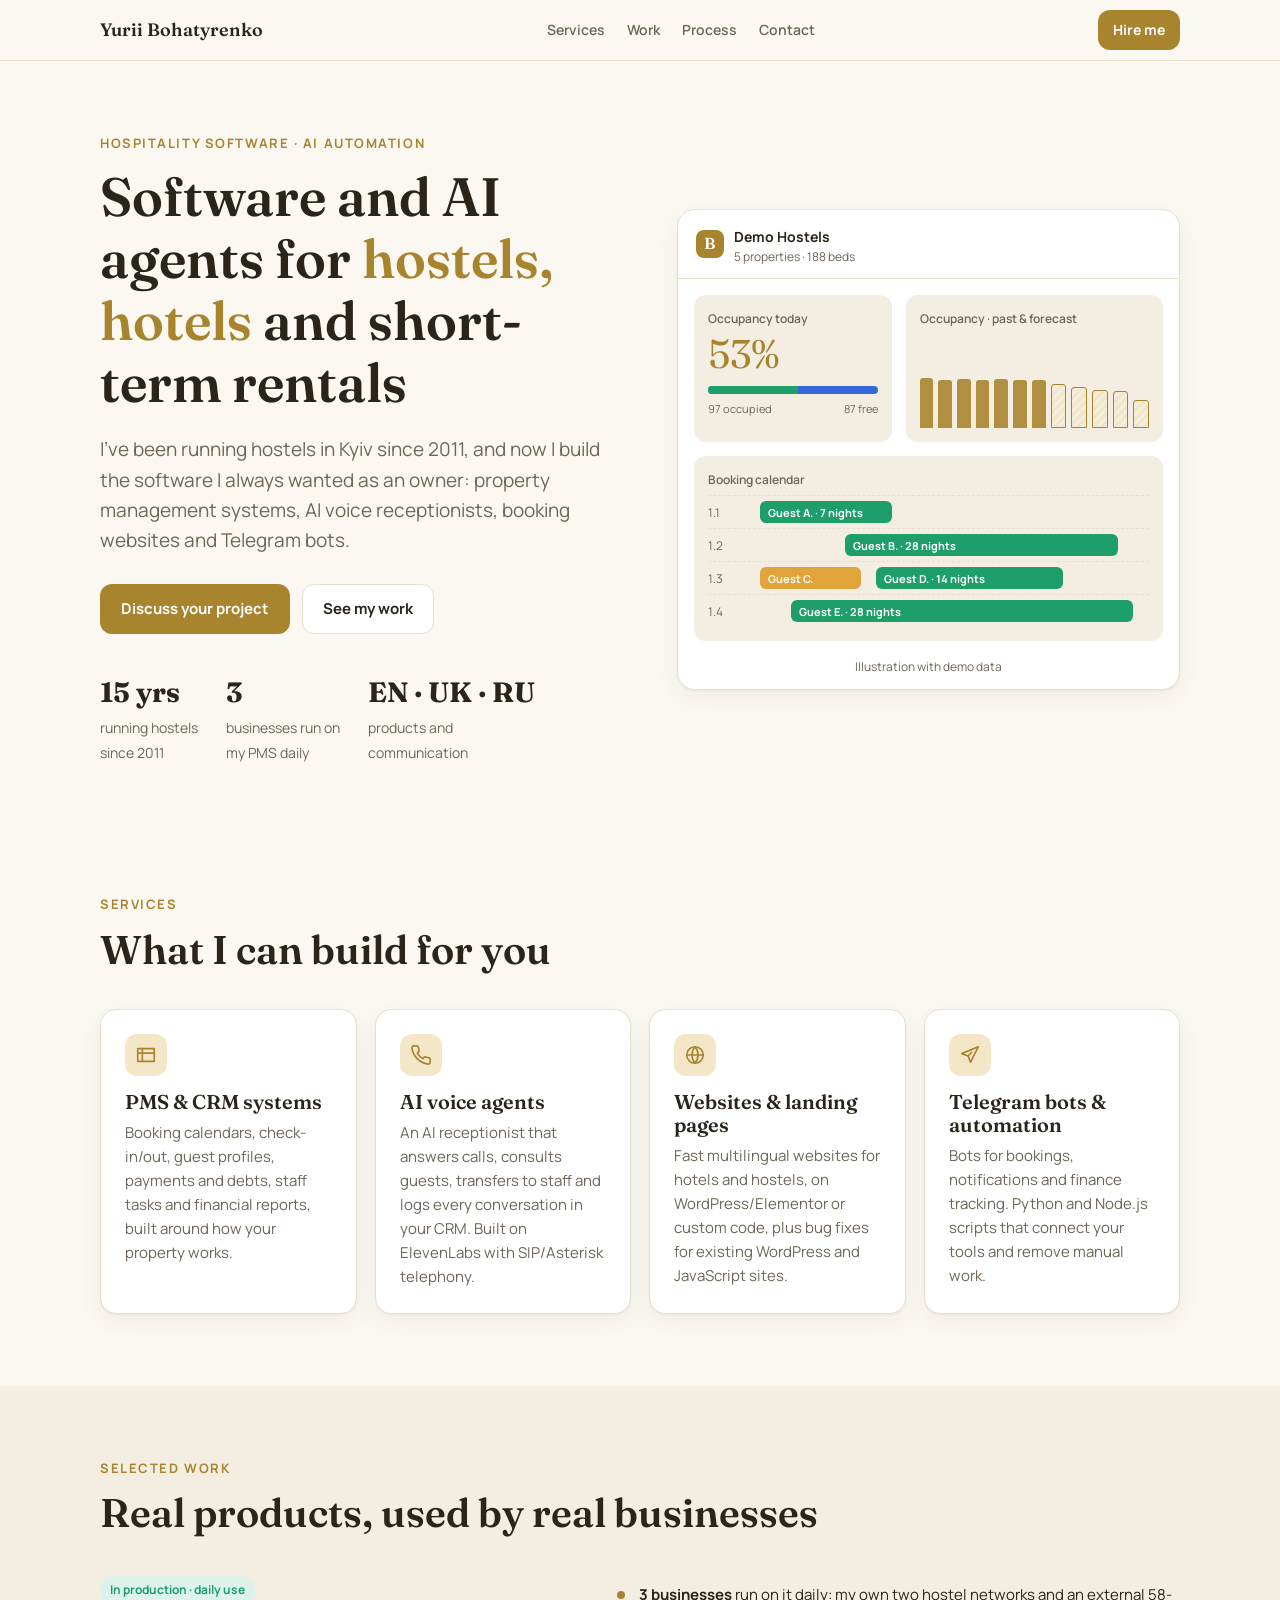
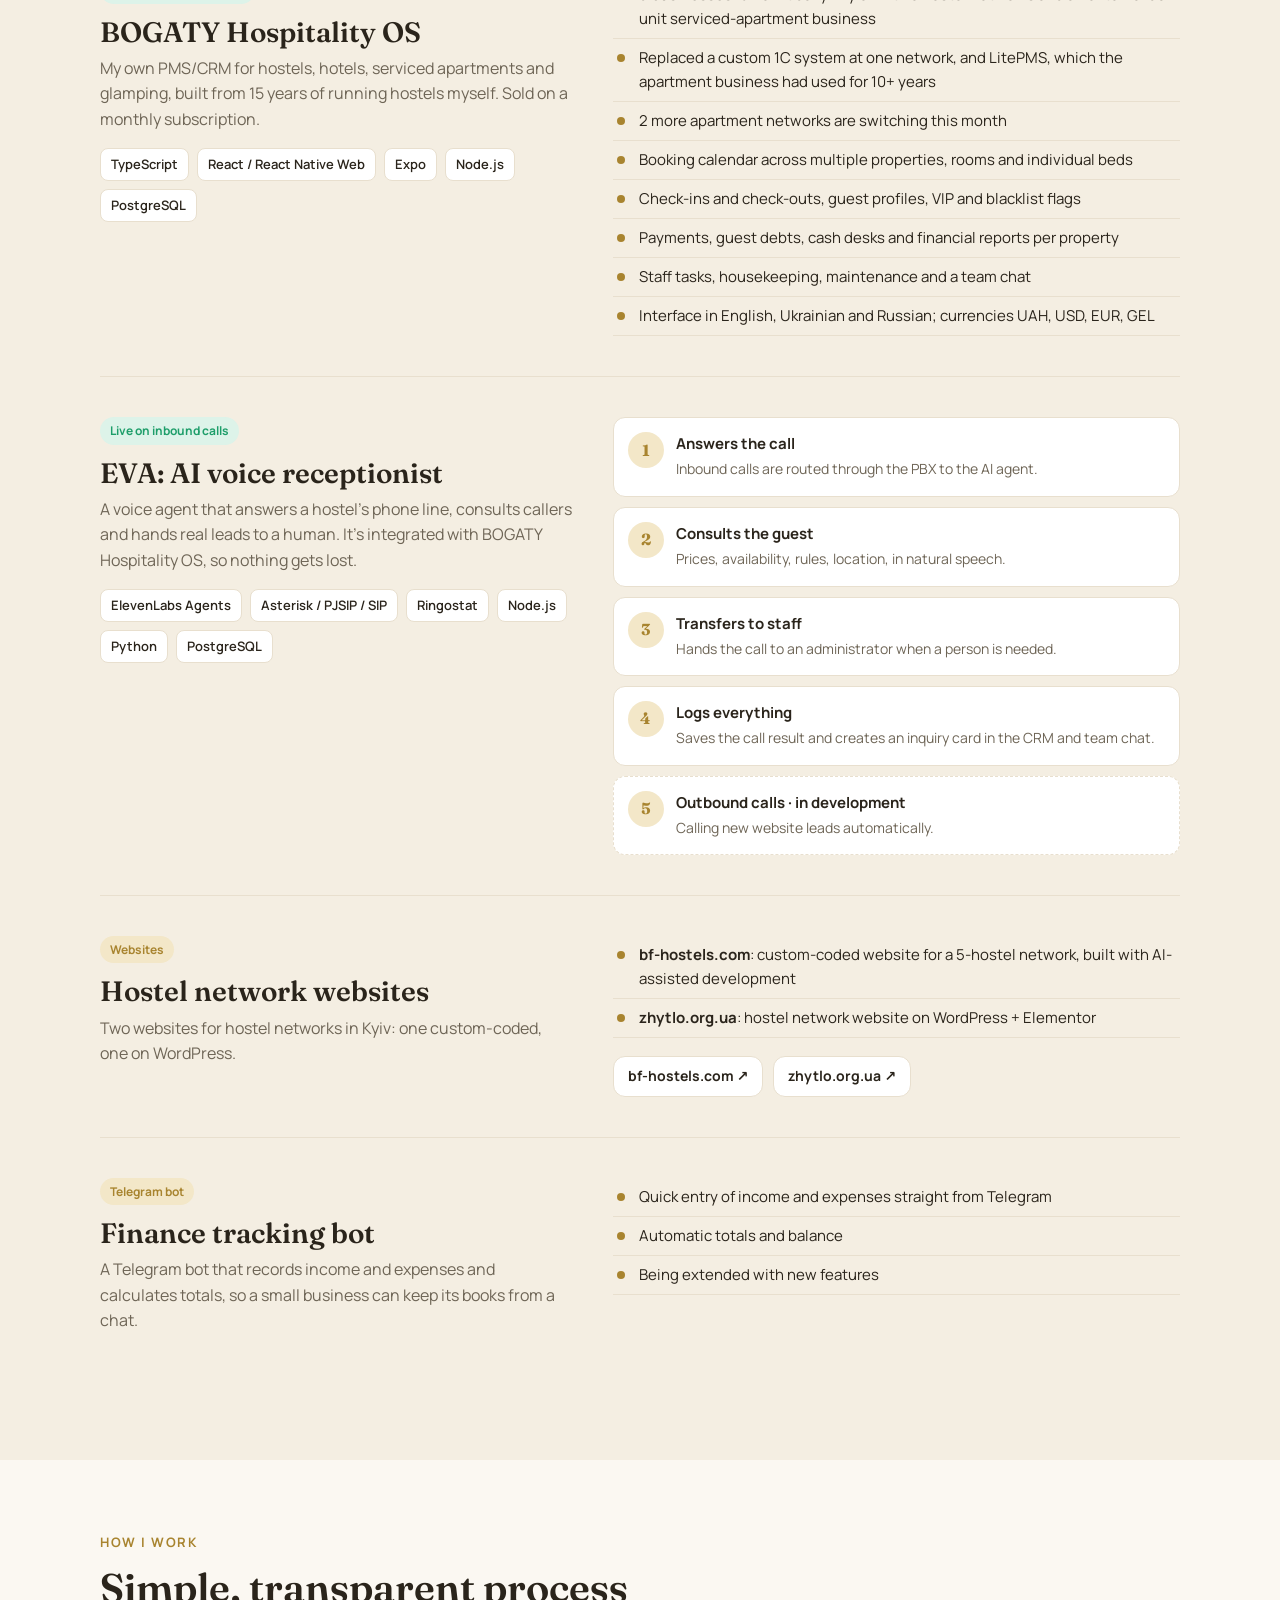
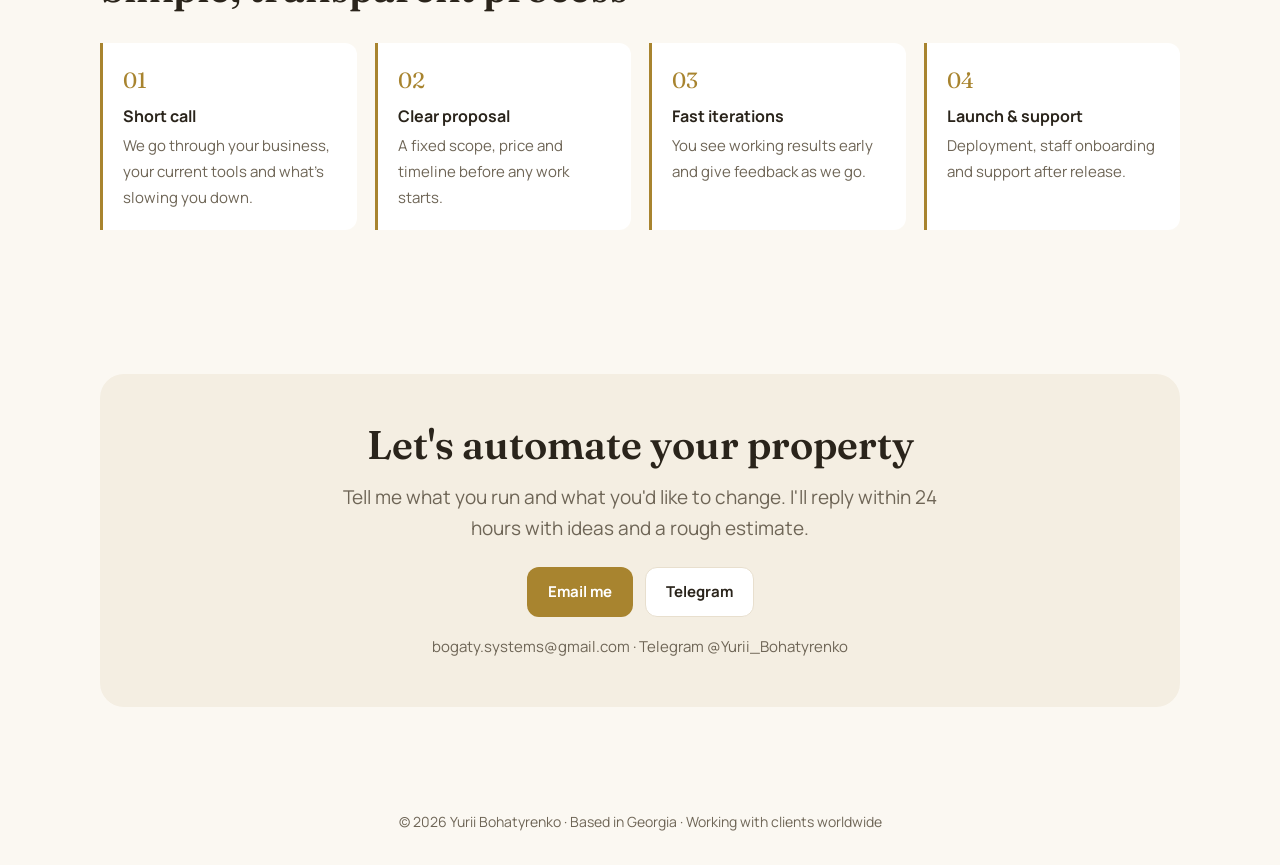
<file: index.html>
<!doctype html>
<html lang="en">
<head>
<meta charset="utf-8">
<meta name="viewport" content="width=device-width, initial-scale=1">
<title>Yurii Bohatyrenko — Hospitality Software & AI Automation</title>
<meta name="description" content="I build software and AI automation for hostels, hotels and short-term rentals: PMS/CRM systems, AI voice agents, booking websites and Telegram bots.">
<meta property="og:title" content="Yurii Bohatyrenko — Hospitality Software & AI Automation">
<meta property="og:description" content="Creator of BOGATY Hospitality OS and the EVA AI voice agent. Websites, Telegram bots and automation for hospitality businesses.">
<link rel="preconnect" href="https://fonts.googleapis.com">
<link rel="preconnect" href="https://fonts.gstatic.com" crossorigin>
<link href="https://fonts.googleapis.com/css2?family=Fraunces:opsz,wght@9..144,500;9..144,600&family=Manrope:wght@400;500;600;700&display=swap" rel="stylesheet">
<style>
:root{
  --bg:#FBF8F2; --surface:#FFFFFF; --surface-2:#F4EEE2; --ink:#2A241B; --muted:#6E6556;
  --line:#E8DFCE; --gold:#A8842F; --gold-soft:#F3E7C8; --green:#1E9E6A; --green-soft:#DDF3E9;
  --blue:#3368D6; --shadow:0 1px 2px rgba(60,45,20,.05),0 8px 24px rgba(60,45,20,.06);
}
@media (prefers-color-scheme: dark){
  :root:not([data-theme="light"]){
    --bg:#16130F; --surface:#1F1B16; --surface-2:#29241D; --ink:#F2ECE1; --muted:#B0A693;
    --line:#3A3328; --gold:#D6B05A; --gold-soft:#3A3020; --green:#3CC48A; --green-soft:#1D3A2D;
    --blue:#6E97F0; --shadow:0 1px 2px rgba(0,0,0,.3),0 8px 24px rgba(0,0,0,.25);
  }
}
*{box-sizing:border-box}
html{scroll-behavior:smooth}
body{margin:0;background:var(--bg);color:var(--ink);font:16px/1.6 Manrope,system-ui,sans-serif;-webkit-font-smoothing:antialiased}
a{color:var(--gold)}
h1,h2,h3{font-family:Fraunces,Georgia,serif;font-weight:600;line-height:1.15;margin:0}
.wrap{max-width:1120px;margin:0 auto;padding:0 20px}
section{padding:72px 0}
.eyebrow{font-size:13px;font-weight:700;letter-spacing:.12em;text-transform:uppercase;color:var(--gold);margin-bottom:12px}
.lead{font-size:19px;color:var(--muted);max-width:640px}

/* nav */
nav{position:sticky;top:0;z-index:10;background:color-mix(in srgb,var(--bg) 88%,transparent);backdrop-filter:blur(8px);border-bottom:1px solid var(--line)}
nav .wrap{display:flex;align-items:center;justify-content:space-between;height:60px;gap:16px}
.brand{font-family:Fraunces,serif;font-weight:600;font-size:18px;color:var(--ink);text-decoration:none}
.nav-links{display:flex;gap:22px}
.nav-links a{color:var(--muted);text-decoration:none;font-weight:600;font-size:14px}
.nav-links a:hover{color:var(--ink)}
@media (max-width:720px){.nav-links{display:none}}

.btn{display:inline-flex;align-items:center;gap:8px;padding:12px 20px;border-radius:12px;font-weight:700;text-decoration:none;font-size:15px;border:1px solid transparent}
.btn-primary{background:var(--gold);color:#fff}
.btn-primary:hover{filter:brightness(1.07)}
.btn-ghost{border-color:var(--line);color:var(--ink);background:var(--surface)}
.btn-sm{padding:8px 14px;font-size:14px}

/* hero */
.hero{padding:72px 0 56px}
.hero-grid{display:grid;grid-template-columns:1.05fr 1fr;gap:48px;align-items:center}
.hero h1{font-size:clamp(34px,5vw,54px);margin-bottom:20px}
.hero h1 em{font-style:normal;color:var(--gold)}
.hero .cta{display:flex;flex-wrap:wrap;gap:12px;margin-top:28px}
.facts{display:flex;flex-wrap:wrap;gap:28px;margin-top:36px}
.fact b{display:block;font-family:Fraunces,serif;font-size:28px}
.fact span{font-size:14px;color:var(--muted)}
@media (max-width:900px){.hero-grid{grid-template-columns:1fr}}

/* mock dashboard */
.mock{background:var(--surface);border:1px solid var(--line);border-radius:18px;box-shadow:var(--shadow);overflow:hidden}
.mock-top{display:flex;align-items:center;gap:10px;padding:14px 18px;border-bottom:1px solid var(--line)}
.mock-logo{width:28px;height:28px;border-radius:8px;background:var(--gold);color:#fff;display:grid;place-items:center;font-family:Fraunces,serif;font-weight:600}
.mock-top small{color:var(--muted);display:block;font-size:12px;line-height:1.2}
.mock-top strong{font-size:14px}
.mock-body{display:grid;grid-template-columns:1fr 1.3fr;gap:14px;padding:16px}
.card{background:var(--surface-2);border-radius:12px;padding:14px}
.card h4{margin:0 0 6px;font-size:12px;color:var(--muted);font-weight:600}
.big{font-family:Fraunces,serif;font-size:40px;color:var(--gold);line-height:1}
.bar{height:8px;border-radius:99px;background:var(--blue);overflow:hidden;margin-top:12px}
.bar i{display:block;height:100%;width:53%;background:var(--green)}
.legend{display:flex;justify-content:space-between;font-size:11px;color:var(--muted);margin-top:6px}
.chart{display:flex;align-items:flex-end;gap:5px;height:92px;margin-top:8px}
.chart i{flex:1;background:var(--gold);border-radius:3px 3px 0 0;opacity:.9}
.chart i.f{background:repeating-linear-gradient(135deg,var(--gold-soft) 0 3px,transparent 3px 6px);border:1px solid var(--gold);opacity:1}
.grid-mock{grid-column:1/-1}
.row{display:grid;grid-template-columns:44px 1fr;align-items:center;gap:8px;font-size:12px;color:var(--muted);padding:5px 0;border-top:1px dashed var(--line)}
.lane{position:relative;height:22px}
.lane span{position:absolute;top:0;height:22px;border-radius:6px;background:var(--green);color:#fff;font-size:11px;font-weight:700;padding:3px 8px;white-space:nowrap;overflow:hidden}
.lane span.o{background:#E0A43A}
.mock-note{font-size:12px;color:var(--muted);text-align:center;padding:0 0 12px}
@media (max-width:520px){.mock-body{grid-template-columns:1fr}}

/* services */
.cards{display:grid;grid-template-columns:repeat(auto-fit,minmax(240px,1fr));gap:18px;margin-top:36px}
.svc{background:var(--surface);border:1px solid var(--line);border-radius:16px;padding:24px;box-shadow:var(--shadow)}
.svc .ic{width:42px;height:42px;border-radius:12px;background:var(--gold-soft);display:grid;place-items:center;margin-bottom:14px}
.svc .ic svg{width:22px;height:22px;stroke:var(--gold);fill:none;stroke-width:1.8;stroke-linecap:round;stroke-linejoin:round}
.svc h3{font-size:20px;margin-bottom:8px}
.svc p{margin:0;color:var(--muted);font-size:15px}

/* cases */
.case{display:grid;grid-template-columns:1fr 1.2fr;gap:40px;padding:40px 0;border-top:1px solid var(--line)}
.case:first-of-type{border-top:0}
.case h3{font-size:28px;margin-bottom:8px}
.tag{display:inline-block;font-size:12px;font-weight:700;padding:4px 10px;border-radius:99px;background:var(--gold-soft);color:var(--gold);margin-bottom:12px}
.tag.live{background:var(--green-soft);color:var(--green)}
.case p{color:var(--muted);margin:0 0 14px}
.case ul{margin:0;padding:0;list-style:none}
.case li{padding:7px 0 7px 26px;position:relative;border-bottom:1px solid var(--line);font-size:15px}
.case li::before{content:"";position:absolute;left:4px;top:15px;width:8px;height:8px;border-radius:50%;background:var(--gold)}
.stack{display:flex;flex-wrap:wrap;gap:8px;margin-top:16px}
.stack span{font-size:13px;font-weight:600;padding:5px 10px;border-radius:8px;border:1px solid var(--line);background:var(--surface)}
.case-links{display:flex;flex-wrap:wrap;gap:10px;margin-top:18px}
@media (max-width:820px){.case{grid-template-columns:1fr;gap:20px}}

/* eva flow */
.flow{display:grid;gap:10px}
.step{display:grid;grid-template-columns:36px 1fr;gap:12px;align-items:start;background:var(--surface);border:1px solid var(--line);border-radius:12px;padding:14px}
.step b{width:36px;height:36px;border-radius:50%;background:var(--gold-soft);color:var(--gold);display:grid;place-items:center;font-family:Fraunces,serif}
.step strong{display:block;font-size:15px}
.step span{font-size:14px;color:var(--muted)}
.step.soon{border-style:dashed}

/* small projects */
.mini{display:grid;grid-template-columns:repeat(auto-fit,minmax(280px,1fr));gap:18px;margin-top:32px}

/* process */
.steps{display:grid;grid-template-columns:repeat(auto-fit,minmax(200px,1fr));gap:18px;margin-top:32px;counter-reset:s}
.steps div{padding:20px;border-left:3px solid var(--gold);background:var(--surface);border-radius:0 12px 12px 0}
.steps div::before{counter-increment:s;content:"0" counter(s);font-family:Fraunces,serif;color:var(--gold);font-size:22px;display:block;margin-bottom:6px}
.steps strong{display:block;margin-bottom:4px}
.steps span{color:var(--muted);font-size:15px}

/* contact */
.contact{background:var(--surface-2);border-radius:24px;padding:48px;text-align:center}
.contact .cta{display:flex;flex-wrap:wrap;justify-content:center;gap:12px;margin-top:24px}
.contact .lead{margin:14px auto 0}
@media (max-width:600px){.contact{padding:32px 20px}}
footer{padding:32px 0;color:var(--muted);font-size:14px;text-align:center}
</style>
</head>
<body>

<nav>
  <div class="wrap">
    <a class="brand" href="#">Yurii Bohatyrenko</a>
    <div class="nav-links">
      <a href="#services">Services</a>
      <a href="#work">Work</a>
      <a href="#process">Process</a>
      <a href="#contact">Contact</a>
    </div>
    <a class="btn btn-primary btn-sm" href="#contact">Hire me</a>
  </div>
</nav>

<header class="hero">
  <div class="wrap hero-grid">
    <div>
      <div class="eyebrow">Hospitality software · AI automation</div>
      <h1>Software and AI agents for <em>hostels, hotels</em> and short-term rentals</h1>
      <p class="lead">I've been running hostels in Kyiv since 2011, and now I build the software I always wanted as an owner: property management systems, AI voice receptionists, booking websites and Telegram bots.</p>
      <div class="cta">
        <a class="btn btn-primary" href="#contact">Discuss your project</a>
        <a class="btn btn-ghost" href="#work">See my work</a>
      </div>
      <div class="facts">
        <div class="fact"><b>15 yrs</b><span>running hostels<br>since 2011</span></div>
        <div class="fact"><b>3</b><span>businesses run on<br>my PMS daily</span></div>
        <div class="fact"><b>EN · UK · RU</b><span>products and<br>communication</span></div>
      </div>
    </div>

    <figure class="mock" aria-label="Illustration of the BOGATY Hospitality OS dashboard with demo data" style="margin:0">
      <div class="mock-top">
        <div class="mock-logo">B</div>
        <div><strong>Demo Hostels</strong><small>5 properties · 188 beds</small></div>
      </div>
      <div class="mock-body">
        <div class="card">
          <h4>Occupancy today</h4>
          <div class="big">53%</div>
          <div class="bar"><i></i></div>
          <div class="legend"><span>97 occupied</span><span>87 free</span></div>
        </div>
        <div class="card">
          <h4>Occupancy · past &amp; forecast</h4>
          <div class="chart">
            <i style="height:55%"></i><i style="height:53%"></i><i style="height:54%"></i><i style="height:53%"></i><i style="height:54%"></i><i style="height:53%"></i><i style="height:53%"></i>
            <i class="f" style="height:48%"></i><i class="f" style="height:45%"></i><i class="f" style="height:42%"></i><i class="f" style="height:40%"></i><i class="f" style="height:31%"></i>
          </div>
        </div>
        <div class="card grid-mock">
          <h4>Booking calendar</h4>
          <div class="row"><span>1.1</span><div class="lane"><span style="left:0;width:34%">Guest A. · 7 nights</span></div></div>
          <div class="row"><span>1.2</span><div class="lane"><span style="left:22%;width:70%">Guest B. · 28 nights</span></div></div>
          <div class="row"><span>1.3</span><div class="lane"><span class="o" style="left:0;width:26%">Guest C.</span><span style="left:30%;width:48%">Guest D. · 14 nights</span></div></div>
          <div class="row"><span>1.4</span><div class="lane"><span style="left:8%;width:88%">Guest E. · 28 nights</span></div></div>
        </div>
      </div>
      <figcaption class="mock-note">Illustration with demo data</figcaption>
    </figure>
  </div>
</header>

<section id="services">
  <div class="wrap">
    <div class="eyebrow">Services</div>
    <h2 style="font-size:clamp(28px,4vw,40px)">What I can build for you</h2>
    <div class="cards">
      <div class="svc">
        <div class="ic"><svg viewBox="0 0 24 24"><path d="M3 5h18v14H3z"/><path d="M3 10h18M8 5v14"/></svg></div>
        <h3>PMS &amp; CRM systems</h3>
        <p>Booking calendars, check-in/out, guest profiles, payments and debts, staff tasks and financial reports, built around how your property works.</p>
      </div>
      <div class="svc">
        <div class="ic"><svg viewBox="0 0 24 24"><path d="M22 16.9v3a2 2 0 0 1-2.2 2 19.8 19.8 0 0 1-8.6-3.1 19.5 19.5 0 0 1-6-6A19.8 19.8 0 0 1 2.1 4.2 2 2 0 0 1 4.1 2h3a2 2 0 0 1 2 1.7c.1 1 .4 1.9.7 2.8a2 2 0 0 1-.5 2.1L8 9.9a16 16 0 0 0 6 6l1.3-1.3a2 2 0 0 1 2.1-.4c.9.3 1.8.6 2.8.7a2 2 0 0 1 1.7 2z"/></svg></div>
        <h3>AI voice agents</h3>
        <p>An AI receptionist that answers calls, consults guests, transfers to staff and logs every conversation in your CRM. Built on ElevenLabs with SIP/Asterisk telephony.</p>
      </div>
      <div class="svc">
        <div class="ic"><svg viewBox="0 0 24 24"><circle cx="12" cy="12" r="9"/><path d="M3 12h18M12 3a14 14 0 0 1 0 18M12 3a14 14 0 0 0 0 18"/></svg></div>
        <h3>Websites &amp; landing pages</h3>
        <p>Fast multilingual websites for hotels and hostels, on WordPress/Elementor or custom code, plus bug fixes for existing WordPress and JavaScript sites.</p>
      </div>
      <div class="svc">
        <div class="ic"><svg viewBox="0 0 24 24"><path d="M21 3 3 10.5l7 2.5 2.5 7z"/><path d="m10 13 4-4"/></svg></div>
        <h3>Telegram bots &amp; automation</h3>
        <p>Bots for bookings, notifications and finance tracking. Python and Node.js scripts that connect your tools and remove manual work.</p>
      </div>
    </div>
  </div>
</section>

<section id="work" style="background:var(--surface-2)">
  <div class="wrap">
    <div class="eyebrow">Selected work</div>
    <h2 style="font-size:clamp(28px,4vw,40px)">Real products, used by real businesses</h2>

    <article class="case">
      <div>
        <span class="tag live">In production · daily use</span>
        <h3>BOGATY Hospitality OS</h3>
        <p>My own PMS/CRM for hostels, hotels, serviced apartments and glamping, built from 15 years of running hostels myself. Sold on a monthly subscription.</p>
        <div class="stack"><span>TypeScript</span><span>React / React Native Web</span><span>Expo</span><span>Node.js</span><span>PostgreSQL</span></div>
      </div>
      <div>
        <ul>
          <li><b>3 businesses</b> run on it daily: my own two hostel networks and an external 58-unit serviced-apartment business</li>
          <li>Replaced a custom 1C system at one network, and LitePMS, which the apartment business had used for 10+ years</li>
          <li>2 more apartment networks are switching this month</li>
          <li>Booking calendar across multiple properties, rooms and individual beds</li>
          <li>Check-ins and check-outs, guest profiles, VIP and blacklist flags</li>
          <li>Payments, guest debts, cash desks and financial reports per property</li>
          <li>Staff tasks, housekeeping, maintenance and a team chat</li>
          <li>Interface in English, Ukrainian and Russian; currencies UAH, USD, EUR, GEL</li>
        </ul>
      </div>
    </article>

    <article class="case">
      <div>
        <span class="tag live">Live on inbound calls</span>
        <h3>EVA: AI voice receptionist</h3>
        <p>A voice agent that answers a hostel's phone line, consults callers and hands real leads to a human. It's integrated with BOGATY Hospitality OS, so nothing gets lost.</p>
        <div class="stack"><span>ElevenLabs Agents</span><span>Asterisk / PJSIP / SIP</span><span>Ringostat</span><span>Node.js</span><span>Python</span><span>PostgreSQL</span></div>
      </div>
      <div class="flow">
        <div class="step"><b>1</b><div><strong>Answers the call</strong><span>Inbound calls are routed through the PBX to the AI agent.</span></div></div>
        <div class="step"><b>2</b><div><strong>Consults the guest</strong><span>Prices, availability, rules, location, in natural speech.</span></div></div>
        <div class="step"><b>3</b><div><strong>Transfers to staff</strong><span>Hands the call to an administrator when a person is needed.</span></div></div>
        <div class="step"><b>4</b><div><strong>Logs everything</strong><span>Saves the call result and creates an inquiry card in the CRM and team chat.</span></div></div>
        <div class="step soon"><b>5</b><div><strong>Outbound calls · in development</strong><span>Calling new website leads automatically.</span></div></div>
      </div>
    </article>

    <article class="case">
      <div>
        <span class="tag">Websites</span>
        <h3>Hostel network websites</h3>
        <p>Two websites for hostel networks in Kyiv: one custom-coded, one on WordPress.</p>
      </div>
      <div>
        <ul>
          <li><b>bf-hostels.com</b>: custom-coded website for a 5-hostel network, built with AI-assisted development</li>
          <li><b>zhytlo.org.ua</b>: hostel network website on WordPress + Elementor</li>
        </ul>
        <div class="case-links">
          <a class="btn btn-ghost btn-sm" href="https://bf-hostels.com/" target="_blank" rel="noopener">bf-hostels.com ↗</a>
          <a class="btn btn-ghost btn-sm" href="https://zhytlo.org.ua/" target="_blank" rel="noopener">zhytlo.org.ua ↗</a>
        </div>
      </div>
    </article>

    <article class="case">
      <div>
        <span class="tag">Telegram bot</span>
        <h3>Finance tracking bot</h3>
        <p>A Telegram bot that records income and expenses and calculates totals, so a small business can keep its books from a chat.</p>
      </div>
      <div>
        <ul>
          <li>Quick entry of income and expenses straight from Telegram</li>
          <li>Automatic totals and balance</li>
          <li>Being extended with new features</li>
        </ul>
      </div>
    </article>
  </div>
</section>

<section id="process">
  <div class="wrap">
    <div class="eyebrow">How I work</div>
    <h2 style="font-size:clamp(28px,4vw,40px)">Simple, transparent process</h2>
    <div class="steps">
      <div><strong>Short call</strong><span>We go through your business, your current tools and what's slowing you down.</span></div>
      <div><strong>Clear proposal</strong><span>A fixed scope, price and timeline before any work starts.</span></div>
      <div><strong>Fast iterations</strong><span>You see working results early and give feedback as we go.</span></div>
      <div><strong>Launch &amp; support</strong><span>Deployment, staff onboarding and support after release.</span></div>
    </div>
  </div>
</section>

<section id="contact">
  <div class="wrap">
    <div class="contact">
      <h2 style="font-size:clamp(28px,4vw,40px)">Let's automate your property</h2>
      <p class="lead">Tell me what you run and what you'd like to change. I'll reply within 24 hours with ideas and a rough estimate.</p>
      <div class="cta">
        <a class="btn btn-primary" href="mailto:bogaty.systems@gmail.com">Email me</a>
        <a class="btn btn-ghost" href="https://t.me/Yurii_Bohatyrenko" target="_blank" rel="noopener">Telegram</a>
      </div>
      <p style="margin:18px 0 0;color:var(--muted);font-size:15px">bogaty.systems@gmail.com · Telegram @Yurii_Bohatyrenko</p>
    </div>
  </div>
</section>

<footer>
  <div class="wrap">© 2026 Yurii Bohatyrenko · Based in Georgia · Working with clients worldwide</div>
</footer>

</body>
</html>
</file>
